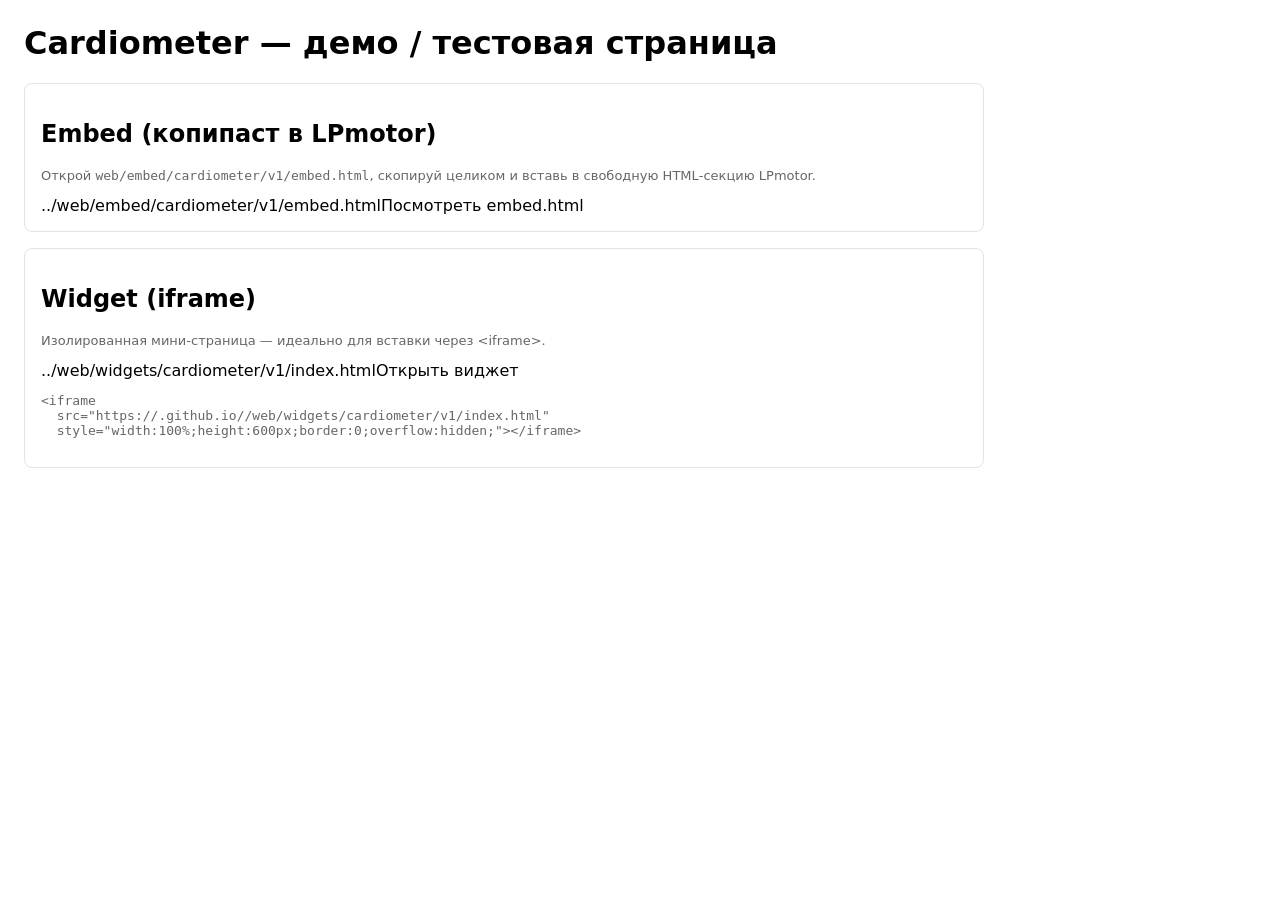
<file: docs/index.html>
<!doctype html>
<html lang="ru">
<head>
  <meta charset="utf-8" />
  <title>Cardiometer — демо</title>
  <meta name="viewport" content="width=device-width, initial-scale=1" />
  <style>
    body { font-family: system-ui, Arial, sans-serif; margin: 24px; }
    .grid { display: grid; gap: 16px; max-width: 960px; }
    .card { border: 1px solid #e3e3e3; border-radius: 8px; padding: 16px; }
    .small { color: #666; font-size: 13px; }
  </style>
</head>
<body>
  <h1>Cardiometer — демо / тестовая страница</h1>
  <div class="grid">
    <div class="card">
      <h2>Embed (копипаст в LPmotor)</h2>
      <p class="small">Открой <code>web/embed/cardiometer/v1/embed.html</code>, скопируй целиком и вставь в свободную HTML‑секцию LPmotor.</p>
      ../web/embed/cardiometer/v1/embed.htmlПосмотреть embed.html</a>
    </div>
    <div class="card">
      <h2>Widget (iframe)</h2>
      <p class="small">Изолированная мини‑страница — идеально для вставки через &lt;iframe&gt;.</p>
      ../web/widgets/cardiometer/v1/index.htmlОткрыть виджет</a>
      <pre class="small"><code>&lt;iframe
  src="https://<user>.github.io/<repo>/web/widgets/cardiometer/v1/index.html"
  style="width:100%;height:600px;border:0;overflow:hidden;"&gt;&lt;/iframe&gt;</code></pre>
    </div>
  </div>
</body>
</html>
</file>
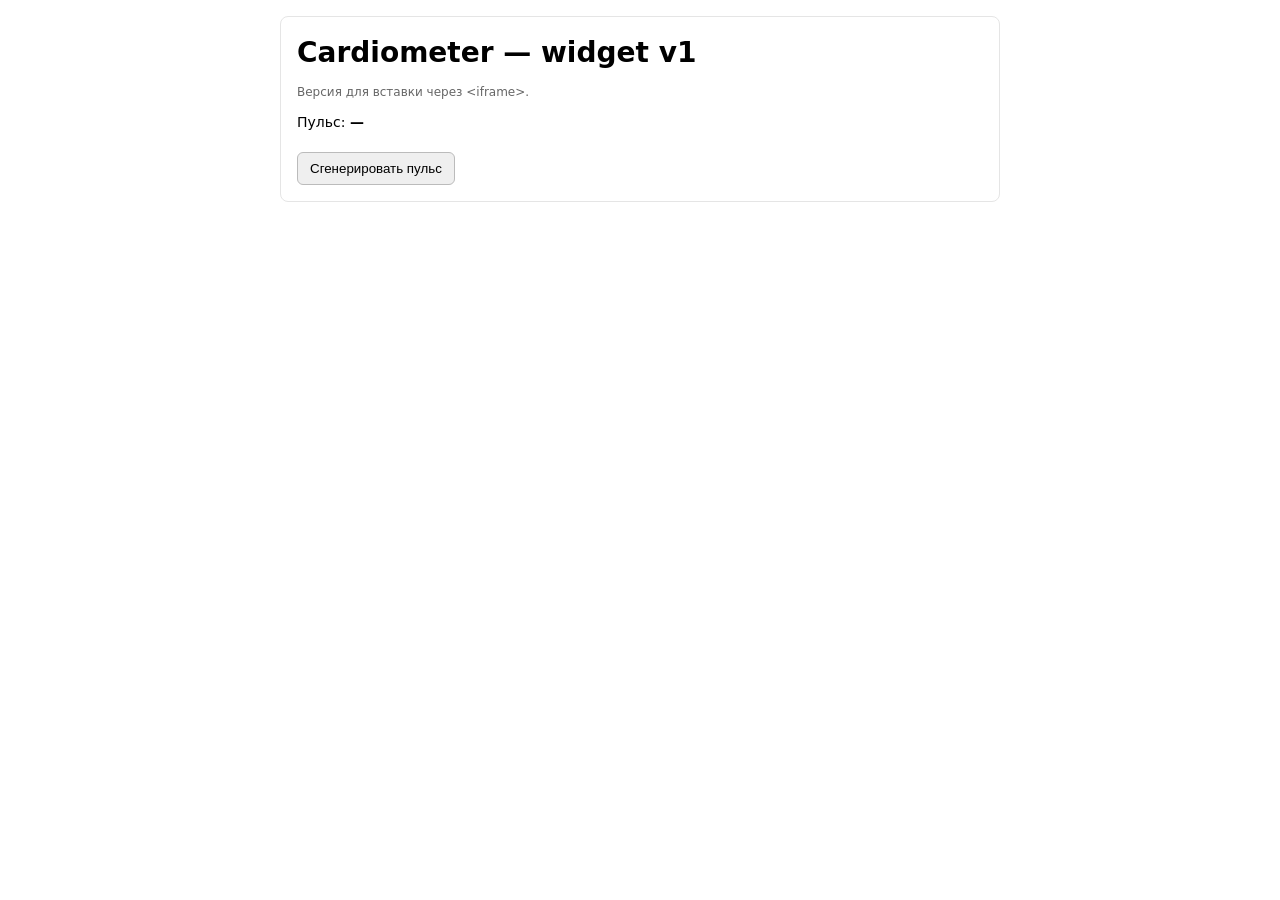
<file: web/widgets/cardiometer/v1/index.html>
<!doctype html>
<html lang="ru">
<head>
  <meta charset="utf-8" />
  <title>Cardiometer — widget v1</title>
  <meta name="viewport" content="width=device-width, initial-scale=1" />
  <style>
    :root { color-scheme: light dark; }
    body { font: 14px/1.4 system-ui, Arial, sans-serif; margin: 0; padding: 16px; }
    .wrap { max-width: 720px; margin: 0 auto; }
    .box { border: 1px solid #e5e5e5; border-radius: 8px; padding: 16px; }
    .title { font-weight: 600; margin: 0 0 8px; }
    .muted { color: #666; font-size: 12px; }
    button { padding: 8px 12px; border-radius: 6px; border: 1px solid #bbb; cursor: pointer; }
  </style>
</head>
<body>
  <div class="wrap">
    <div class="box">
      <h1 class="title">Cardiometer — widget v1</h1>
      <p class="muted">Версия для вставки через &lt;iframe&gt;.</p>
      <div>Пульс: <strong id="pulse">—</strong></div>
      <br />
      <button id="btn">Сгенерировать пульс</button>
    </div>
  </div>
  <script>
    const btn = document.getElementById('btn');
    const pulse = document.getElementById('pulse');
    btn?.addEventListener('click', () => {
      pulse.textContent = 60 + Math.floor(Math.random() * 40);
    });
  </script>
</body>
</html>
</file>
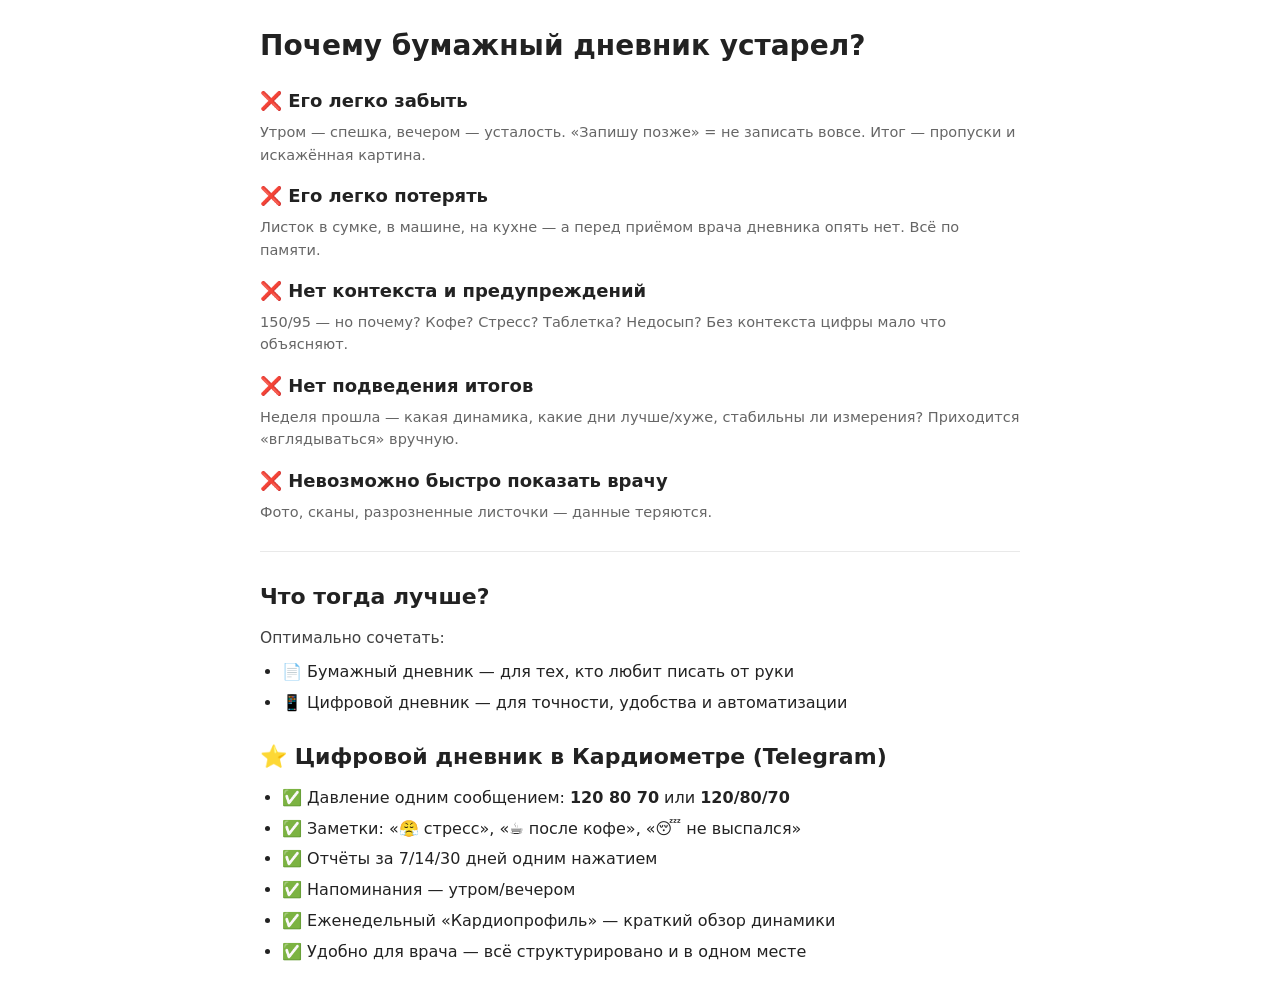
<file: web/widgets/cardiometer/v1/why-paper/index.html>
<!doctype html>
<html lang="ru">
<head>
  <meta charset="utf-8" />
  <meta name="viewport" content="width=device-width, initial-scale=1" />
  <title>Почему бумажный дневник устарел — Cardiometer</title>
  <style>
    :root { color-scheme: light; }
    body { background: #ffffff; }
    body { font-family: system-ui, -apple-system, Arial, sans-serif; color:#222; margin:0; }
    .wrap { max-width: 760px; margin: 0 auto; padding: 24px 16px; line-height:1.55; }
    h1 { font-size: 28px; font-weight: 700; margin: 0 0 20px; }
    h2 { font-size: 22px; font-weight: 700; margin: 24px 0 12px; }
    p { margin: 0 0 10px; color:#404040; font-size:15.5px; }
    .muted { color:#666; font-size:14.5px; }
    .item { margin: 16px 0; }
    .title { font-weight:600; font-size:18px; margin:0 0 6px; }
    .divider { height:1px; background:#e9e9e9; margin:28px 0; }
    ul { margin: 8px 0 0 22px; padding:0; }
    li { margin: 6px 0; }
    @media (max-width:480px){
      .wrap { padding: 20px 12px; }
      h1 { font-size: 24px; }
      h2 { font-size: 20px; }
    }
  </style>
</head>
<body>
  <main class="wrap">
    <h1>Почему бумажный дневник устарел?</h1>

    <section>
      <div class="item"><div class="title">❌ Его легко забыть</div><p class="muted">Утром — спешка, вечером — усталость. «Запишу позже» = не записать вовсе. Итог — пропуски и искажённая картина.</p></div>
      <div class="item"><div class="title">❌ Его легко потерять</div><p class="muted">Листок в сумке, в машине, на кухне — а перед приёмом врача дневника опять нет. Всё по памяти.</p></div>
      <div class="item"><div class="title">❌ Нет контекста и предупреждений</div><p class="muted">150/95 — но почему? Кофе? Стресс? Таблетка? Недосып? Без контекста цифры мало что объясняют.</p></div>
      <div class="item"><div class="title">❌ Нет подведения итогов</div><p class="muted">Неделя прошла — какая динамика, какие дни лучше/хуже, стабильны ли измерения? Приходится «вглядываться» вручную.</p></div>
      <div class="item"><div class="title">❌ Невозможно быстро показать врачу</div><p class="muted">Фото, сканы, разрозненные листочки — данные теряются.</p></div>
    </section>

    <div class="divider"></div>

    <section>
      <h2>Что тогда лучше?</h2>
      <p>Оптимально сочетать:</p>
      <ul>
        <li>📄 Бумажный дневник — для тех, кто любит писать от руки</li>
        <li>📱 Цифровой дневник — для точности, удобства и автоматизации</li>
      </ul>

      <h2>⭐ Цифровой дневник в Кардиометре (Telegram)</h2>
      <ul>
        <li>✅ Давление одним сообщением: <b>120 80 70</b> или <b>120/80/70</b></li>
        <li>✅ Заметки: «😤 стресс», «☕ после кофе», «😴 не выспался»</li>
        <li>✅ Отчёты за 7/14/30 дней одним нажатием</li>
        <li>✅ Напоминания — утром/вечером</li>
        <li>✅ Еженедельный «Кардиопрофиль» — краткий обзор динамики</li>
        <li>✅ Удобно для врача — всё структурировано и в одном месте</li>
      </ul>
    </section>
  </main>
  <script>
    function updateHeight() {
      const height = document.documentElement.scrollHeight;
      parent.postMessage({ cmIframeHeight: height }, "*");
    }

    window.addEventListener("load", updateHeight);
    window.addEventListener("resize", updateHeight);

    new ResizeObserver(updateHeight).observe(document.body);
  </script>
</body>
</html>
</file>
